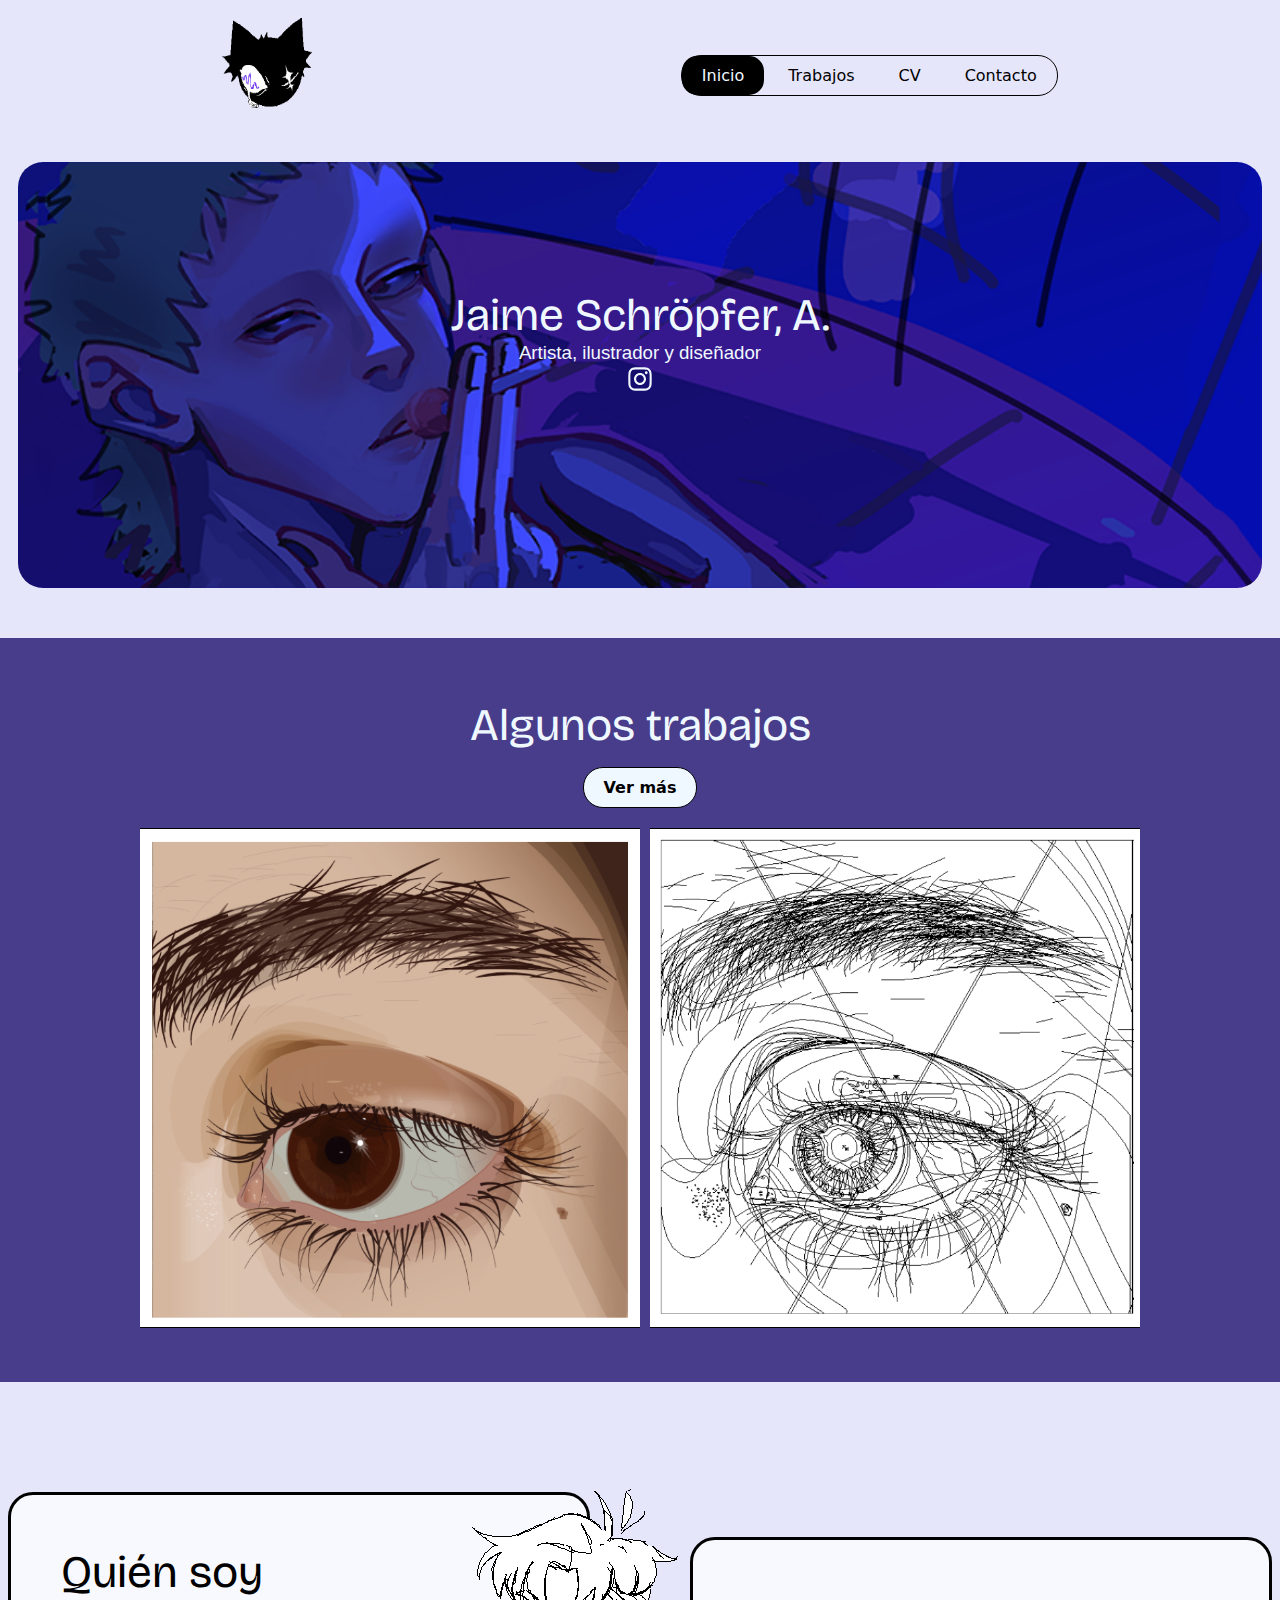
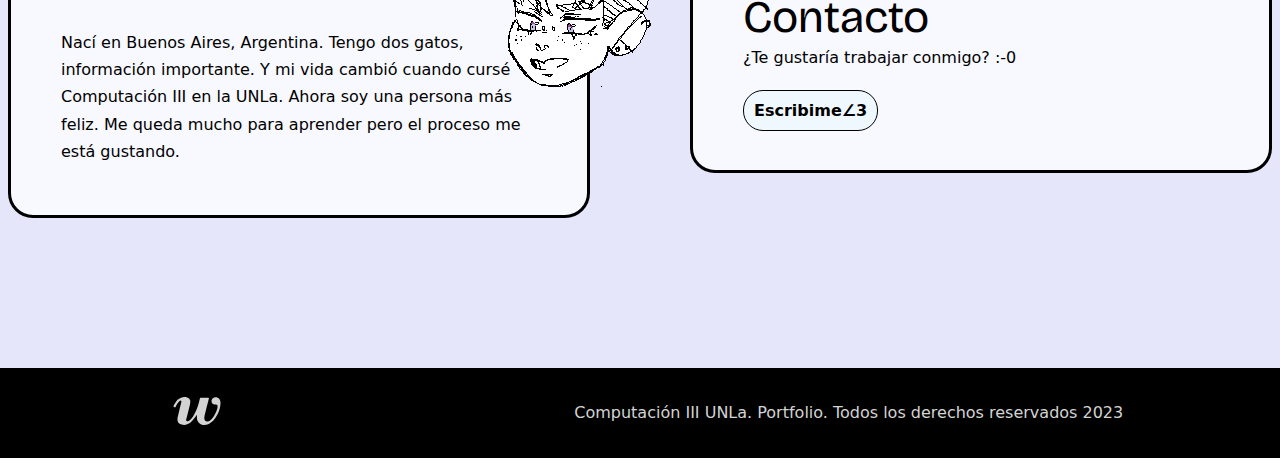
<file: index.html>
<!doctype html>
<html>
<head>
<meta charset="utf-8">
<meta name="viewport" content="width=device-width, initial-scale=1.0">
<title>index</title>
<link rel="icon" type="image/x-icon" href="img/troste.png">
<link href="estilos.css" rel="stylesheet" type="text/css">
<link rel="preconnect" href="https://fonts.googleapis.com">
<link rel="preconnect" href="https://fonts.gstatic.com" crossorigin>
<link href="https://fonts.googleapis.com/css2?family=Bricolage+Grotesque:opsz,wght@12..96,400;12..96,600&display=swap" rel="stylesheet">
</head>

<body>
	<header>
		<section>
			<a href="index.html"><img class="logo" src="img/troste.png" width="90" height="90" alt="logo"/></a>
		</section>
		<section class="gap">
			<nav>
				<a id="botonera2">Inicio</a>
				<a href="trabajos.html" class="botonera">Trabajos</a>
				<a href="cv.html" class="botonera">CV</a>
				<a href="contacto.html" class="botonera">Contacto</a>
			</nav>
		</section>
	</header>
	<main>
		<section class="bienvenida" id="bienvenida">
			<h1>Jaime Schr&ouml;pfer, A.</h1>
			<h3>Artista, ilustrador y dise&ntilde;ador</h3>
			<a href="https://www.instagram.com/sluwut_/" target="_blank">
				<img src="img/instagram.svg" height="30" width="30" alt="instagram"/>
			</a>
		</section>
		<section class="carro">
			<div id="carro">
				<h1>Algunos trabajos</h1>
			</div>
			<article class="boton">
				<a href="trabajos.html" class="botonera">Ver más</a>
			</article>
			<ul class="carrosel">
				<li><img src="img/ojete.png" width="745" height="741" alt=""/></li>
				<li><img src="img/ojete2.png" width="746" height="742" alt=""/></li>
				<li><img src="img/cafe-cosmico2.jpg" width="2288" height="1634" alt=""/></li>
				<li><img src="img/lata-ilustracion1.png" width="992" height="715" alt=""/></li>
				<li><img src="img/lata-sistema.png" width="735" height="754" alt=""/></li>
				<li><img src="img/l1.png" width="2538" height="1549" alt=""/></li>
				<li><img src="img/personaje1.png" width="1978" height="2000" alt=""/></li>
				<li><img src="img/personaje2.png" width="2368" height="2000" alt=""/></li>
			</ul>
		</section>
		<section class="info">
			<div class="soy">
				<img src="img/itsa-me.png" width="206" height="198" alt="icon"/>
				<h1>Quién soy</h1>
				<p class="gap">Nací en Buenos Aires, Argentina. Tengo dos gatos, información importante. Y mi vida cambió cuando cursé Computación III en la UNLa. Ahora soy una persona más feliz. Me queda mucho para aprender pero el proceso me está gustando.</p>
			</div>
			<aside class="formulario">
				<h1>Contacto</h1>
				<p>¿Te gustaría trabajar conmigo? :-0</p>
				<div class="gap">
					<a href="contacto.html" class="botonera">Escribime&ang;3</a>
				</div>
			</aside>
		</section>
	</main>
	<footer id="footer">
		<a href="https://www.instagram.com/wis.unla/" target="_blank">
			<img src="img/logo_catedra.svg" width="80" height="80" alt="catedra"/>
		</a>
	  <p>Computación III UNLa. Portfolio. Todos los derechos reservados 2023</p>
	</footer>
</body>
</html>
</file>
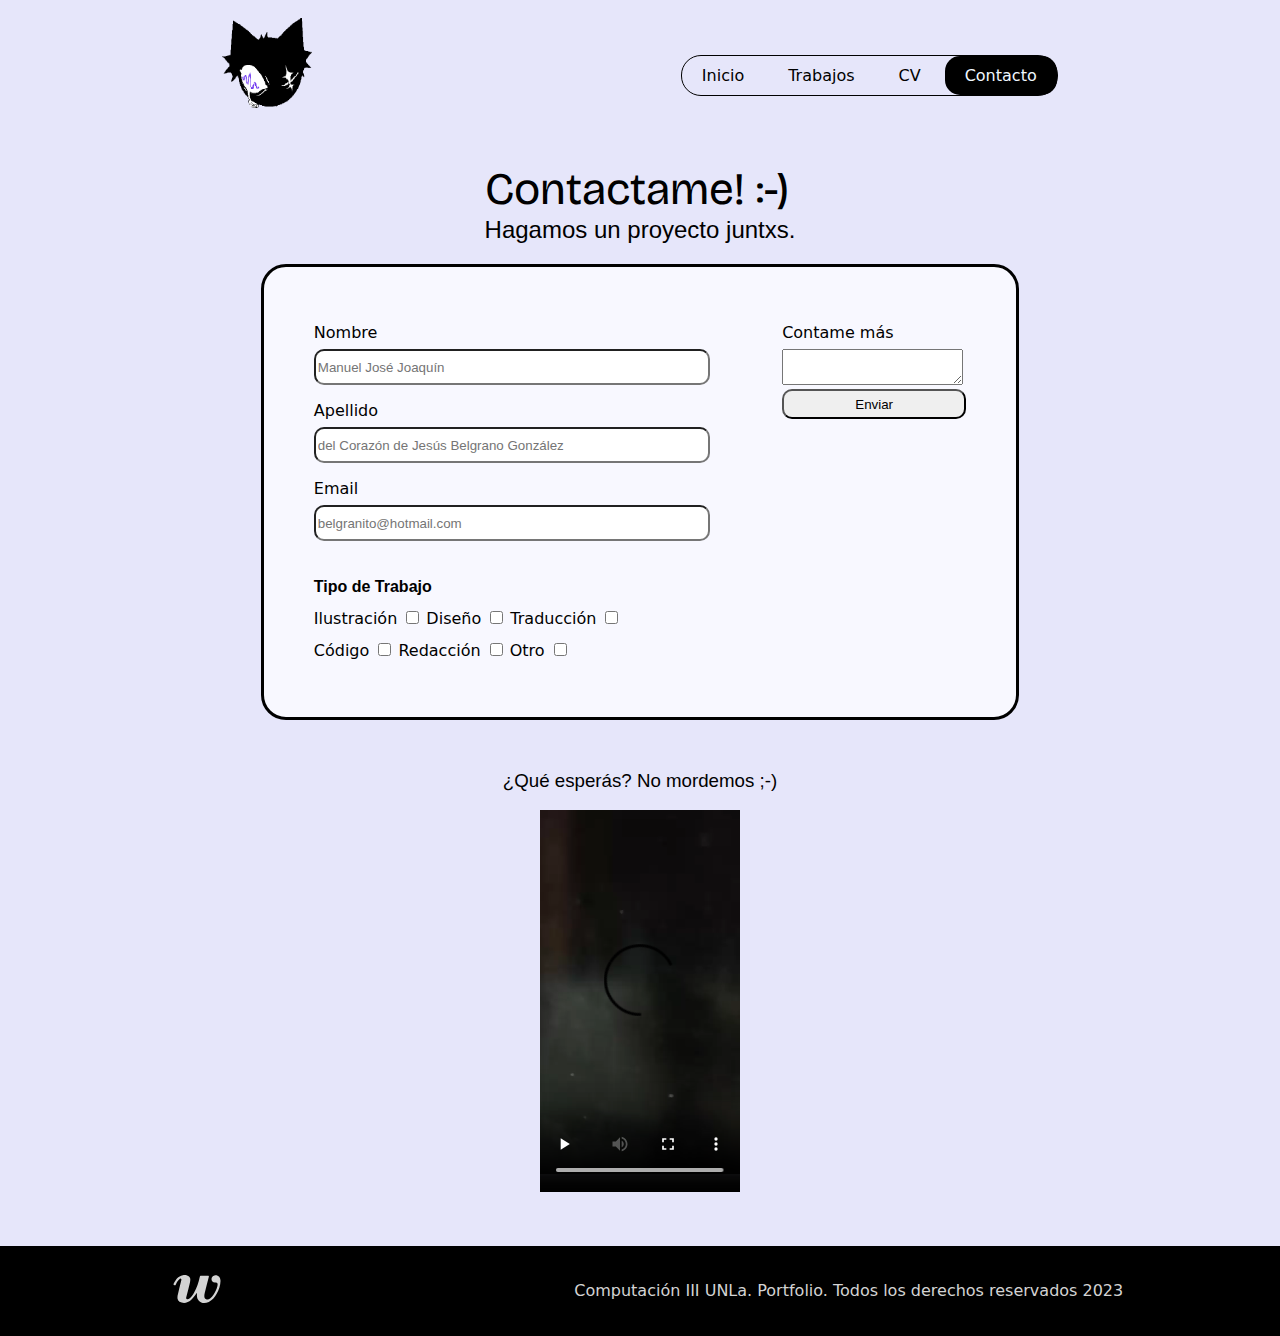
<file: contacto.html>
<!doctype html>
<html>
<head>
<meta charset="utf-8">
<meta name="viewport" content="width=device-width, initial-scale=1.0">
<title>contacto</title>
<link href="estilos.css" rel="stylesheet" type="text/css">
<link rel="icon" type="image/x-icon" href="img/troste.png">
<link rel="preconnect" href="https://fonts.googleapis.com">
<link rel="preconnect" href="https://fonts.gstatic.com" crossorigin>
<link href="https://fonts.googleapis.com/css2?family=Bricolage+Grotesque:opsz,wght@12..96,400;12..96,600&display=swap" rel="stylesheet">
</head>

<body>
	<header>
		<section>
			<a href="index.html"><img class="logo" src="img/troste.png" width="90" height="90" alt="logo"/></a>
		</section>
		<section class="gap">
			<nav>
				<a href="index.html" class="botonera">Inicio</a>
				<a href="trabajos.html" class="botonera">Trabajos</a>
				<a href="cv.html" class="botonera">CV</a>
				<a id="botonera2">Contacto</a>
			</nav>
		</section>
	</header>
	<main class="contacto1">
		<section>
			<h1>Contactame! :-&#41;</h1>
			<h2>Hagamos un proyecto juntxs.</h2>
		</section>
		<section>
			<form method="post" action="mailto:ariadnajaimetareas@gmail.com?subject=Formulario de Portfolio" target="_blank" enctype="text/plain">
			<div>
				<label for="Nombre">Nombre</label>
				<input type="text" name="Nombre" id="Nombre" maxlength="30" placeholder="Manuel José Joaquín" required>
					
				<label for="Apellido">Apellido</label>
				<input type="text" name="Apellido" id="Apellido" maxlength="50" placeholder="del Corazón de Jesús Belgrano González">
					
				<label for="email">Email</label>
				<input type="email" name="email" id="email" placeholder="belgranito@hotmail.com" required>
					
				<h4>Tipo de Trabajo</h4>
				<div>
					<label for="Trabajos"> Ilustraci&oacute;n <input type="checkbox" name="Trabajos" value="ilustración" id="Ilustración"></label>
					<label for="Trabajos">Dise&ntilde;o <input type="checkbox" name="Trabajos" value="diseno"></label>
					<label for="Trabajos">Traducci&oacute;n <input type="checkbox" name="Trabajos" value="traducción"></label>
					<label for="Trabajos">C&oacute;digo <input type="checkbox" name="Trabajos" value="código"></label>
					<label for="Trabajos">Redacci&oacute;n <input type="checkbox" name="Trabajos" value="redacción"></label>
					<label for="Trabajos">Otro <input type="checkbox" name="Trabajos" value="otro"></label>
				</div>
			</div>	
			<aside>
				<label for="Mensaje">Contame más</label>
				<textarea name="Mensaje" id="Mensaje" maxlenght="600"></textarea>
				<input type="submit" value="Enviar" formenctype="text/plain">
			</aside>
			</form>
		</section>
		<section id="miel">
			<h3>¿Qué esperás? No mordemos ;-&#41;</h3>
			<video width="200" height="400" controls>
				<source src="img/miel.mp4" type="video/mp4">
			</video>
		</section>
	</main>
	<footer id="footer">
		<a href="https://www.instagram.com/wis.unla/" target="_blank">
			<img src="img/logo_catedra.svg" width="80" height="80" alt="catedra"/>
		</a>
		<p>Computación III UNLa. Portfolio. Todos los derechos reservados 2023</p>
	</footer>
	
</body>
</html>
</file>
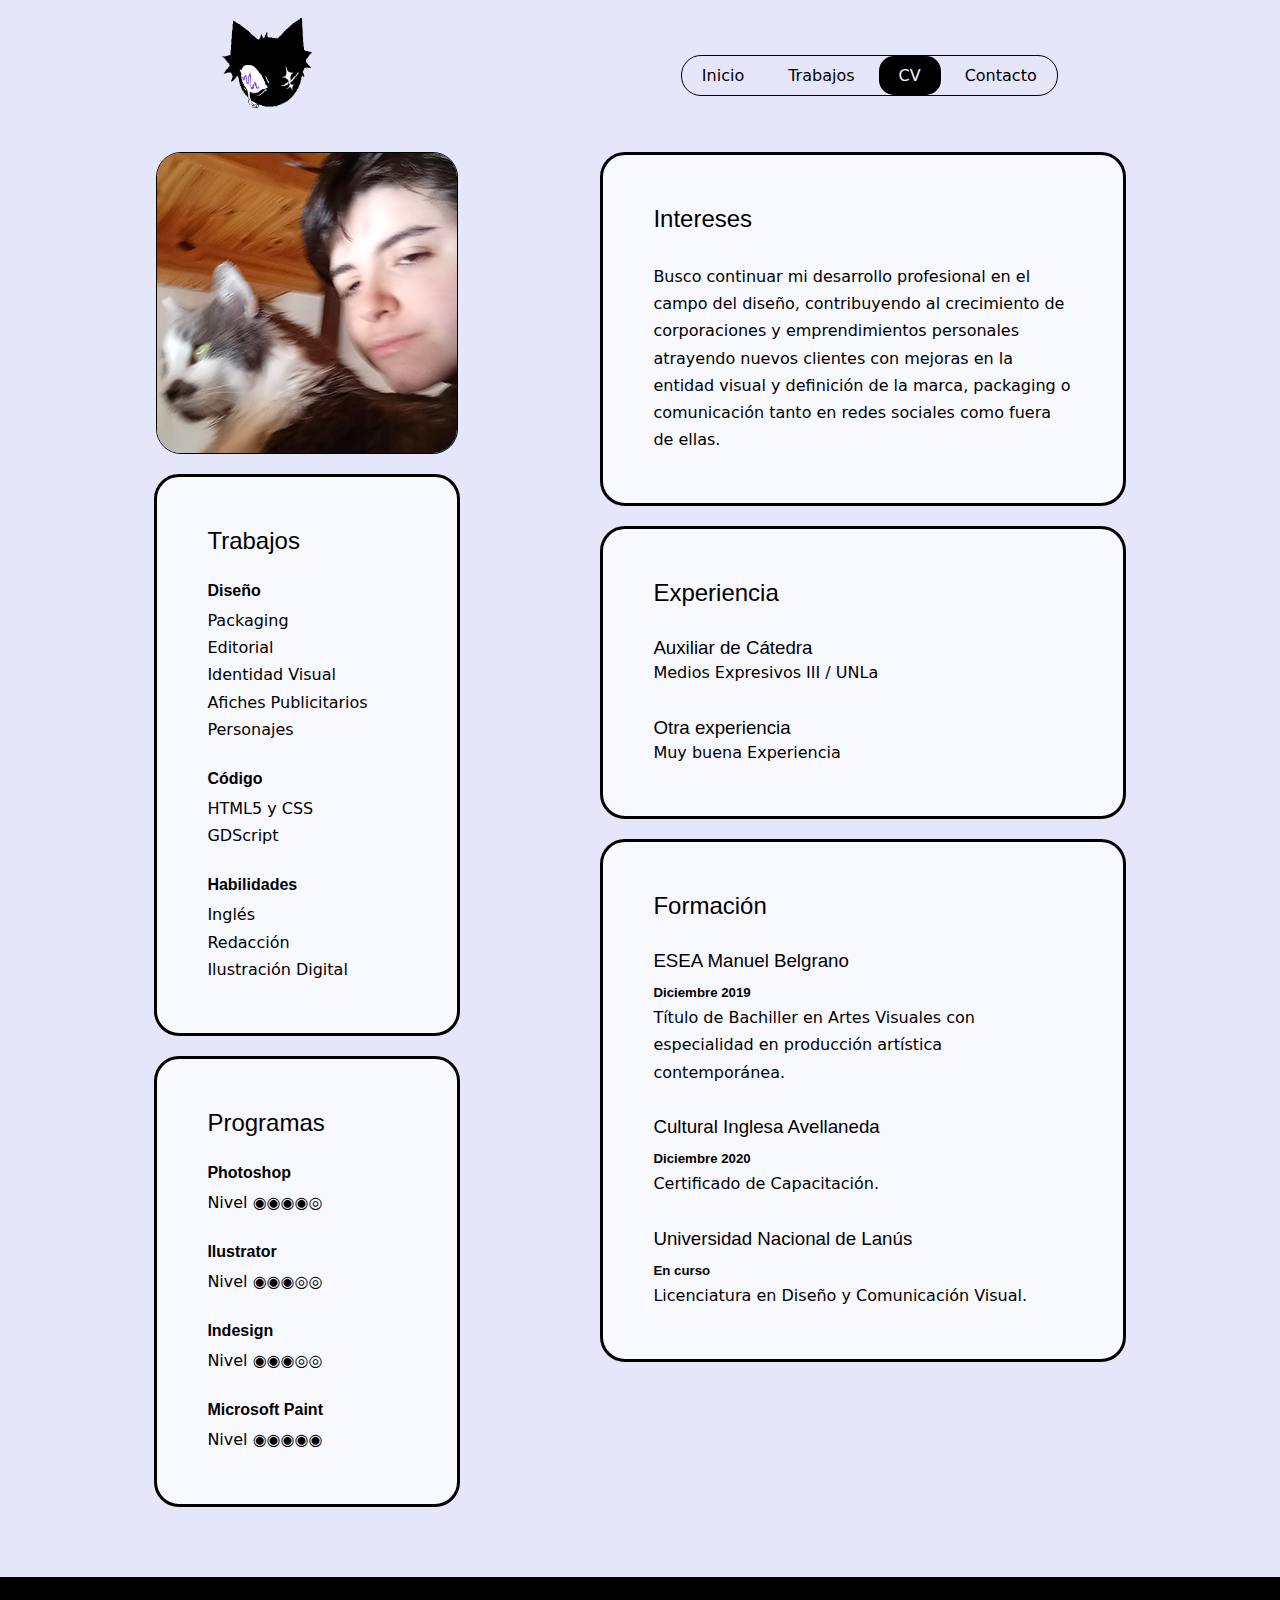
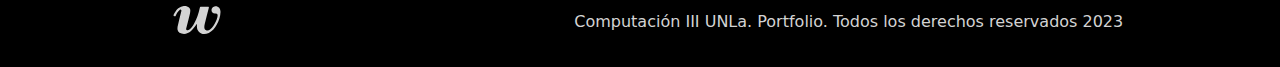
<file: cv.html>
<!doctype html>
<html>
<head>
<meta charset="utf-8">
<meta name="viewport" content="width=device-width, initial-scale=1.0">
<title>cv</title>
<link href="estilos.css" rel="stylesheet" type="text/css">
<link rel="icon" type="image/x-icon" href="img/troste.png">
</head>

<body>
	<header>
		<section>
			<a href="index.html"><img class="logo" src="img/troste.png" width="90" height="90" alt="logo"/></a>
		</section>
		<section class="gap">
			<nav>
				<a href="index.html" class="botonera">Inicio</a>
				<a href="trabajos.html" class="botonera">Trabajos</a>
				<a id="botonera2">CV</a>
				<a href="contacto.html" class="botonera">Contacto</a>
			</nav>
		</section>
	</header>
	<main class="cvstructure">
		<section>
			<img src="img/yo-ahre.png" width="300" height="300" alt=""/>
			<div class="cvtrabajos">
				<h2>Trabajos</h2>
				<section>
					<h4>Dise&ntilde;o</h4>
					<ul>
						<li><p>Packaging</p></li>
						<li><p>Editorial</p></li>
						<li><p>Identidad Visual</p></li>
						<li><p>Afiches Publicitarios</p></li>
						<li><p>Personajes</p></li>
					</ul>
					<h4>Código</h4>
					<ul>
						<li><p>HTML5 y CSS</p></li>
						<li><p>GDScript</p></li>
					</ul>
					<h4>Habilidades</h4>
					<ul>
						<li><p>Inglés</p></li>
						<li><p>Redacción</p></li>
						<li><p>Ilustración Digital</p></li>
					</ul>
				</section>
			</div>
			<div class="cvtrabajos">
				<h2>Programas</h2>
					<ul>
						<li>
							<h4>Photoshop</h4>
							<p>Nivel ◉◉◉◉◎</p>
						</li>
						<li>
							<h4>Ilustrator</h4>
							<p>Nivel ◉◉◉◎◎</p>
						</li>
						<li>
							<h4>Indesign</h4>
							<p>Nivel ◉◉◉◎◎</p>
						</li>
						<li>
							<h4>Microsoft Paint</h4>
							<p>Nivel ◉◉◉◉◉</p>
						</li>
					</ul>
			</div>
		</section>
		<section>
			<div class="cvexp">
				<h2>Intereses</h2>
				<p class="gap">Busco continuar mi desarrollo profesional en el campo del diseño, contribuyendo al crecimiento de corporaciones y emprendimientos personales atrayendo nuevos clientes con mejoras en la entidad visual y definición de la marca, packaging o comunicación tanto en redes sociales como fuera de ellas.</p>
			</div>
			<div class="cvexp">
				<h2>Experiencia</h2>
					<ul>
						<li class="gap">
							<h3>Auxiliar de Cátedra</h3>
							<p>Medios Expresivos III / UNLa</p>
						</li>
						<li class="gap">
							<h3>Otra experiencia</h3>
							<p>Muy buena Experiencia</p>
						</li>
					</ul>
			</div>
			<div class="cvexp">
				<h2>Formación</h2>
					<ul>
						<li class="gap">
							<h3>ESEA Manuel Belgrano</h3>
							<h5>Diciembre 2019</h5>
							<p>Título de Bachiller en Artes Visuales con especialidad en producción artística contemporánea.</p>
						</li>
						<li class="gap">
							<h3>Cultural Inglesa Avellaneda</h3>
							<h5>Diciembre 2020</h5>
							<p>Certificado de Capacitación.</p>
						</li>
						<li class="gap">
							<h3>Universidad Nacional de Lanús</h3>
							<h5>En curso</h5>
							<p>Licenciatura en Diseño y Comunicación Visual.</p>
						</li>
					</ul>
			</div>
		</section>
	</main>
	<footer id="footer">
		<a href="https://www.instagram.com/wis.unla/" target="_blank">
			<img src="img/logo_catedra.svg" width="80" height="80" alt="catedra"/>
		</a>
		<p>Computación III UNLa. Portfolio. Todos los derechos reservados 2023</p>
	</footer>
</body>
</html>
</file>
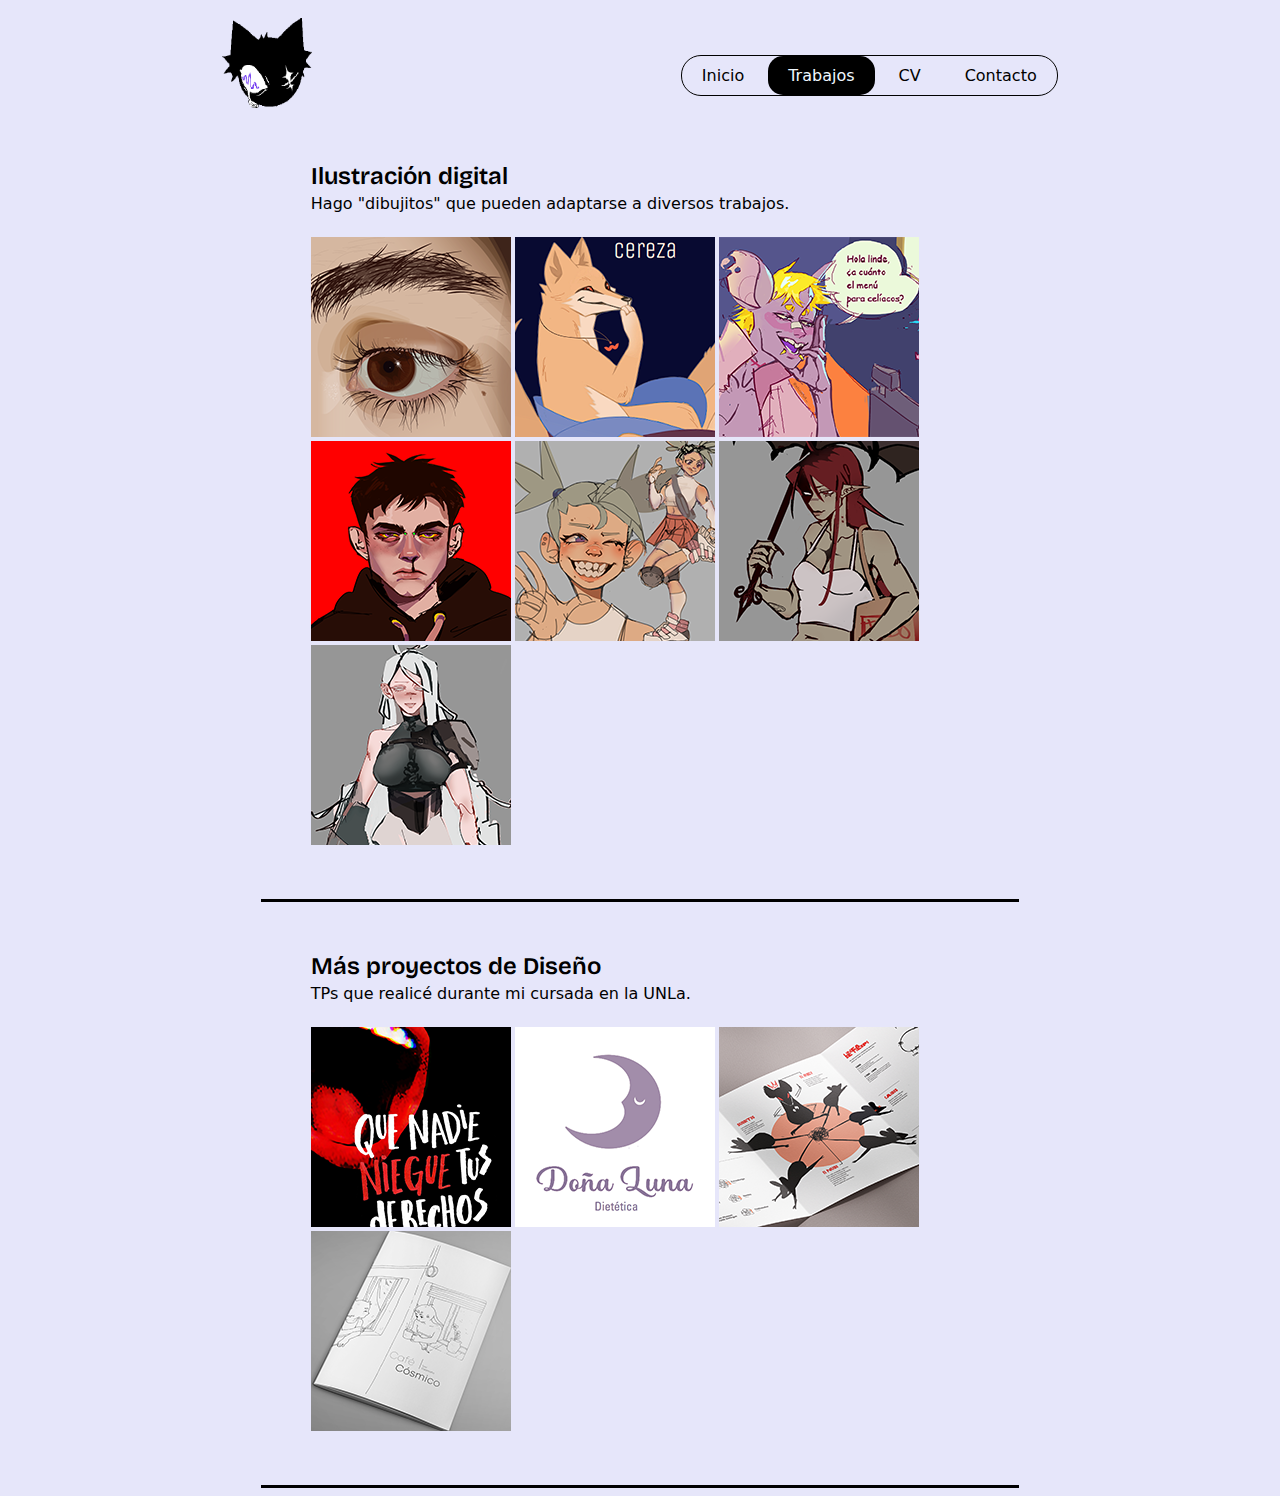
<file: trabajos.html>
<!doctype html>
<html>
<head>
<meta charset="utf-8">
<meta name="viewport" content="width=device-width, initial-scale=1.0">
<title>galeria</title>
<link href="estilos.css" rel="stylesheet" type="text/css">
<link rel="icon" type="image/x-icon" href="img/troste.png">
<link rel="preconnect" href="https://fonts.googleapis.com">
<link rel="preconnect" href="https://fonts.gstatic.com" crossorigin>
<link href="https://fonts.googleapis.com/css2?family=Bricolage+Grotesque:opsz,wght@12..96,400;12..96,600&display=swap" rel="stylesheet">
<script>
	function cambiarDisplay(visibilidadNueva){
		document.getElementById("galeria").style.display = visibilidadNueva
	}
	function mostrarGaleria(){
		cambiarDisplay('flex')
	}
	function ocultarGaleria(){
		cambiarDisplay('none')
	}
	</script>
</head>

<body>
	<header>
		<section>
			<a href="index.html"><img class="logo" src="img/troste.png" width="90" height="90" alt="logo"/></a>
		</section>
		<section class="gap">
			<nav>
				<a href="index.html" class="botonera">Inicio</a>
				<a id="botonera2">Trabajos</a>
				<a href="cv.html" class="botonera">CV</a>
				<a href="contacto.html" class="botonera">Contacto</a>
			</nav>
		</section>
	</header>
	
	<main class="trabajos1">
		<section id="miniaturas">
			<div>
				<h2>Ilustración digital</h2>
				<p>Hago "dibujitos" que pueden adaptarse a diversos trabajos.</p>
				<a href="#ojo-1"><img src="img/thumnails/thumnail-ojete.png" width="200px" height="200px" alt="Ojo Ilustrator" onClick="mostrarGaleria()"></a>
				<a href="#latas-1"><img src="img/thumnails/thumnail-lata.png" width="200px" height="200px" alt="Latas Yokai" onClick="mostrarGaleria()"></a>
				<a href="#mc"><img src="img/thumnails/thumnail-mc.png" width="200px" height="200px" alt="Personaje2" onClick="mostrarGaleria()"></a>
				<a href="#cara"><img src="img/thumnails/thumnail-retrato.png" width="200px" height="200px" alt="Autorretrato" onClick="mostrarGaleria()"></a>
				<a href="#pj-2"><img src="img/thumnails/thumnail-pj2.png" width="200px" height="200px" alt="Personaje2" onClick="mostrarGaleria()"></a>
				<a href="#pj-3"><img src="img/thumnails/thumnail-pj3.png" width="200px" height="200px" alt="Personaje3" onClick="mostrarGaleria()"></a>
				<a href="#pj-4"><img src="img/thumnails/thumnail-pj4.png" width="200px" height="200px" alt="Personaje4" onClick="mostrarGaleria()"></a>
			</div>
			<div>
				<h2>Más proyectos de Diseño</h2>
				<p>TPs que realicé durante mi cursada en la UNLa.</p>
				<a href="#decidir"><img src="img/thumnails/thumnail-decidir.png" width="200px" height="200px" alt="Campaña Puedo-Decidir" onClick="mostrarGaleria()"></a>
				<a href="#luna-1"><img src="img/thumnails/thumnail-rediseno.png" width="200px" height="200px" alt="Doña Luna Rediseño" onClick="mostrarGaleria()"></a>
				<a href="#king-1"><img src="img/thumnails/thumnail-king.png" width="200px" height="200px" alt="Infografía Rattenkoning" onClick="mostrarGaleria()"></a>
				<a href="#cafe-1"><img src="img/thumnails/thumnail-cafe.png" width="200px" height="200px" alt="Libro sobre Café Cósmico" onClick="mostrarGaleria()"></a>
			</div>
		</section>
		<section id="galeria">
			<ul id="galeria-oculta">
				<li class="fraccion-galeria" id="ojo-1">
					<a href="#" class="primer-ultima-flecha"><img src="img/back.svg" width="50px" height="50px" alt="Anterior"></a>
					<img class="close" src="img/close.svg" alt="Cerrar" width="50px" height="50px" onClick="ocultarGaleria()">
					<a href="#ojo-2"><img src="img/next.svg" width="50px" height="50px" alt="Siguiente"></a>
				</li>
				<li class="fraccion-galeria" id="ojo-2">
					<a href="#ojo-1"><img src="img/back.svg" width="50px" height="50px" alt="Anterior"></a>
					<img class="close" src="img/close.svg" alt="Cerrar" width="50px" height="50px" onClick="ocultarGaleria()">
					<a href="#ojo-3"><img src="img/next.svg" width="50px" height="50px" alt="Siguiente"></a>
				</li>
				<li class="fraccion-galeria" id="ojo-3">
					<a href="#ojo-2"><img src="img/back.svg" width="50px" height="50px" alt="Anterior"></a>
					<img class="close" src="img/close.svg" alt="Cerrar" width="50px" height="50px" onClick="ocultarGaleria()">
					<a href="#" class="primer-ultima-flecha"><img src="img/next.svg" width="50px" height="50px" alt="Siguiente"></a>
				</li>

				<li class="fraccion-galeria" id="latas-1">
					<a href="#" class="primer-ultima-flecha"><img src="img/back.svg" width="50px" height="50px" alt="Anterior"></a>
					<img class="close" src="img/close.svg" alt="Cerrar" width="50px" height="50px" onClick="ocultarGaleria()">
					<a href="#latas-2"><img src="img/next.svg" width="50px" height="50px" alt="Siguiente"></a>
				</li>
				<li class="fraccion-galeria" id="latas-2">
					<a href="#latas-1"><img src="img/back.svg" width="50px" height="50px" alt="Anterior"></a>
					<img class="close" src="img/close.svg" alt="Cerrar" width="50px" height="50px" onClick="ocultarGaleria()">
					<a href="#latas-3"><img src="img/next.svg" width="50px" height="50px" alt="Siguiente"></a>
				</li>
				<li class="fraccion-galeria" id="latas-3">
					<a href="#latas-2"><img src="img/back.svg" width="50px" height="50px" alt="Anterior"></a>
					<img class="close" src="img/close.svg" alt="Cerrar" width="50px" height="50px" onClick="ocultarGaleria()">
					<a href="#" class="primer-ultima-flecha"><img src="img/next.svg" width="50px" height="50px" alt="Siguiente"></a>
				</li>

				<li class="fraccion-galeria" id="cara">
					<a href="#" class="primer-ultima-flecha"><img src="img/back.svg" width="50px" height="50px" alt="Anterior"></a>
					<img class="close" src="img/close.svg" alt="Cerrar" width="50px" height="50px" onClick="ocultarGaleria()">
					<a href="#" class="primer-ultima-flecha"><img src="img/next.svg" width="50px" height="50px" alt="Siguiente"></a>
				</li>

				<li class="fraccion-galeria" id="mc">
					<a href="#" class="primer-ultima-flecha"><img src="img/back.svg" width="50px" height="50px" alt="Anterior"></a>
					<img class="close" src="img/close.svg" alt="Cerrar" width="50px" height="50px" onClick="ocultarGaleria()">
					<a href="#" class="primer-ultima-flecha"><img src="img/next.svg" width="50px" height="50px" alt="Siguiente"></a>
				</li>

				<li class="fraccion-galeria" id="pj-2">
					<a href="#" class="primer-ultima-flecha"><img src="img/back.svg" width="50px" height="50px" alt="Anterior"></a>
					<img class="close" src="img/close.svg" alt="Cerrar" width="50px" height="50px" onClick="ocultarGaleria()">
					<a href="#pj-3"><img src="img/next.svg" width="50px" height="50px" alt="Siguiente"></a>
				</li>
				<li class="fraccion-galeria" id="pj-3">
					<a href="#pj-2"><img src="img/back.svg" width="50px" height="50px" alt="Anterior"></a>
					<img class="close" src="img/close.svg" alt="Cerrar" width="50px" height="50px" onClick="ocultarGaleria()">
					<a href="#pj-4"><img src="img/next.svg" width="50px" height="50px" alt="Siguiente"></a>
				</li>
				<li class="fraccion-galeria" id="pj-4">
					<a href="#pj-3"><img src="img/back.svg" width="50px" height="50px" alt="Anterior"></a>
					<img class="close" src="img/close.svg" alt="Cerrar" width="50px" height="50px" onClick="ocultarGaleria()">
					<a href="#" class="primer-ultima-flecha"><img src="img/next.svg" width="50px" height="50px" alt="Siguiente"></a>
				</li>
				<li class="fraccion-galeria" id="decidir">
					<a href="#" class="primer-ultima-flecha"><img src="img/back.svg" width="50px" height="50px" alt="Anterior"></a>
					<img class="close" src="img/close.svg" alt="Cerrar" width="50px" height="50px" onClick="ocultarGaleria()">
					<a href="#" class="primer-ultima-flecha"><img src="img/next.svg" width="50px" height="50px" alt="Siguiente"></a>
				</li>

				<li class="fraccion-galeria" id="luna-1">
					<a href="#" class="primer-ultima-flecha"><img src="img/back.svg" width="50px" height="50px" alt="Anterior"></a>
					<img class="close" src="img/close.svg" alt="Cerrar" width="50px" height="50px" onClick="ocultarGaleria()">
					<a href="#luna-2"><img src="img/next.svg" width="50px" height="50px" alt="Siguiente"></a>
				</li>
				<li class="fraccion-galeria" id="luna-2">
					<a href="#luna-1"><img src="img/back.svg" width="50px" height="50px" alt="Anterior"></a>
					<img class="close" src="img/close.svg" alt="Cerrar" width="50px" height="50px" onClick="ocultarGaleria()">
					<a href="#" class="primer-ultima-flecha"><img src="img/next.svg" width="50px" height="50px" alt="Siguiente"></a>
				</li>

				<li class="fraccion-galeria" id="cafe-1">
					<a href="#" class="primer-ultima-flecha"><img src="img/back.svg" width="50px" height="50px" alt="Anterior"></a>
					<img class="close" src="img/close.svg" alt="Cerrar" width="50px" height="50px" onClick="ocultarGaleria()">
					<a href="#cafe-2"><img src="img/next.svg" width="50px" height="50px" alt="Siguiente"></a>
					</li>
				<li class="fraccion-galeria" id="cafe-2">
					<a href="#cafe-1"><img src="img/back.svg" width="50px" height="50px" alt="Anterior"></a>
					<img class="close" src="img/close.svg" alt="Cerrar" width="50px" height="50px" onClick="ocultarGaleria()">
					<a href="#cafe-3"><img src="img/next.svg" width="50px" height="50px" alt="Siguiente"></a>
				</li>
				<li class="fraccion-galeria" id="cafe-3">
					<a href="#cafe-2"><img src="img/back.svg" width="50px" height="50px" alt="Anterior"></a>
					<img class="close" src="img/close.svg" alt="Cerrar" width="50px" height="50px" onClick="ocultarGaleria()">
					<a href="#cafe-4"><img src="img/next.svg" width="50px" height="50px" alt="Siguiente"></a>
				</li>
				<li class="fraccion-galeria" id="cafe-4">
					<a href="#cafe-3"><img src="img/back.svg" width="50px" height="50px" alt="Anterior"></a>
					<img class="close" src="img/close.svg" alt="Cerrar" width="50px" height="50px" onClick="ocultarGaleria()">
					<a href="#cafe-5"><img src="img/next.svg" width="50px" height="50px" alt="Siguiente"></a>
				</li>
				<li class="fraccion-galeria" id="cafe-5">
					<a href="#cafe-4"><img src="img/back.svg" width="50px" height="50px" alt="Anterior"></a>
					<img class="close" src="img/close.svg" alt="Cerrar" width="50px" height="50px" onClick="ocultarGaleria()">
					<a href="#" class="primer-ultima-flecha"><img src="img/next.svg" width="50px" height="50px" alt="Siguiente"></a>
				</li>

				<li class="fraccion-galeria" id="king-1">
					<a href="#" class="primer-ultima-flecha"><img src="img/back.svg" width="50px" height="50px" alt="Anterior"></a>
					<img class="close" src="img/close.svg" alt="Cerrar" width="50px" height="50px" onClick="ocultarGaleria()">
					<a href="#king-2"><img src="img/next.svg" width="50px" height="50px" alt="Siguiente"></a>
				</li>
				<li class="fraccion-galeria" id="king-2">
					<a href="#king-1"><img src="img/back.svg" width="50px" height="50px" alt="Anterior"></a>
					<img class="close" src="img/close.svg" alt="Cerrar" width="50px" height="50px" onClick="ocultarGaleria()">
					<a href="#king-3"><img src="img/next.svg" width="50px" height="50px" alt="Siguiente"></a>
				</li>
				<li class="fraccion-galeria" id="king-3">
					<a href="#king-2"><img src="img/back.svg" width="50px" height="50px" alt="Anterior"></a>
					<img class="close" src="img/close.svg" alt="Cerrar" width="50px" height="50px" onClick="ocultarGaleria()">
					<a href="#" class="primer-ultima-flecha"><img src="img/next.svg" width="50px" height="50px" alt="Siguiente"></a>
				</li>
			</ul>
		</section>
	</main>
</body>
</html>
</file>
<file: estilos.css>
@charset "utf-8";
/* CSS Document */

ul{
	list-style: none;
	padding:0px;
	margin:0px;
}

h1{
	margin:0px;
	font-family: 'Bricolage Grotesque', sans-serif;
	font-weight: 400;
	font-size: 45px;
}
body{
	background-color: lavender;
	max-width: 100%;
	overflow-x: hidden;
}

#bienvenida{
	color: aliceblue;
}

h2{
	margin:0px;
	font-family: "Gill Sans", "Gill Sans MT", "Myriad Pro", "DejaVu Sans Condensed", Helvetica, Arial, "sans-serif";
	font-weight: 400;
}

h3{
	margin:0px;
	font-family: "Gill Sans", "Gill Sans MT", "Myriad Pro", "DejaVu Sans Condensed", Helvetica, Arial, "sans-serif";
	font-weight: 400;
}

h4{
	margin:0px;
	font-family: "Gill Sans", "Gill Sans MT", "Myriad Pro", "DejaVu Sans Condensed", Helvetica, Arial, "sans-serif";
	font-size: 16;
	line-height: 2;
	margin-top: 20px;
}

h5{
	margin:0px;
	font-family: "Gill Sans", "Gill Sans MT", "Myriad Pro", "DejaVu Sans Condensed", Helvetica, Arial, "sans-serif";
	font-size: 16;
	line-height: 1.7;
	padding-top: 10px;
}

p{
	margin: 0px;
	font-family: Segoe, "Segoe UI", "DejaVu Sans", "Trebuchet MS", Verdana, "sans-serif";
	font-size: 16;
	line-height: 1.7;
}

header{
	display: flex;
	flex-direction: row;
	flex-wrap: wrap;
	justify-content: space-around;
	align-items: center;
	width: auto;
	margin: 0px 30px;
}

a {
	text-decoration: none;
	font-family: Segoe, "Segoe UI", "DejaVu Sans", "Trebuchet MS", Verdana, "sans-serif";
	color: black;
}

nav{
	border:solid;
	border-width: thin;
	border-radius: 20px;
	padding: 10px 0px;
}

.botonera{
	padding: 10px 20px;
	border-radius: 15px;
	transition: 0.3s;
}

.botonera:hover{
	background-color: black;
	color: aliceblue;
}

#botonera2{
	background-color: black;
	color: aliceblue;
	padding: 10px 20px;
	border-radius: 15px;
}

.logo{
	margin-top: 10px;
}

.logo:hover {
	content:url("img/troste2.png");
} 


/*------html.INDEX-------*/

.bienvenida{
	display: flex;
	flex-direction: column;
	justify-content: center;
	align-items: center;
	margin: 10px;
	margin-top: 50px;
	padding-top: 10%;
	padding-bottom: 15%;
	border-radius: 25px;
	background-image: url("img/prueba.png");
	background-repeat: no-repeat;
	background-size:cover;
	background-color: #040EB0;
}

.carro{
	display: flex;
	flex-direction: column;
	justify-content: center;
	align-items: center;
	margin: 50px -10px;
	padding-top: 60px;
	padding-bottom: 50px;
	background-color:darkslateblue;
	
	
}

#carro{
	color:aliceblue;
	text-align: center;
}

.boton{
	margin-top: 15px;
	margin-bottom: 20px;
	background-color: aliceblue;
	border: solid thin;
	padding: 10px 0px;
	border-radius: 20px;
	font-weight: 600;
	width: auto;
}

.carrosel {
	display: flex;
	flex-direction: row;
	max-width: 1000px;
	gap: 10px;
	overflow: auto;
}

.carrosel img{
	background: black;
	width: 500px;
	height: 500px;
	object-fit: contain;
}

.info{
	display: flex;
	flex-direction: row;
	justify-content: center;
	align-items: center;
	margin-top: 10px;
	padding-top: 60px;
	padding-bottom: 100px;
}

.soy{
	position: relative;
	background-color: ghostwhite;
	border-radius: 25px;
	border: solid;
	padding: 50px;
	height: 170px auto;
	width: 500px;
}

.soy img{
	position: absolute;
	left: 80%;
	bottom: 40%;
}

.formulario{
	padding: 50px;
	margin-left: 100px;
	height: auto;
	width: 500px;
	background-color: ghostwhite;
	border-radius: 25px;
	border: solid;
}

.formulario a{
	background-color: aliceblue;
	border: solid thin;
	padding: 10px 10px;
	border-radius: 20px;
	font-weight: 600;
	width: auto;
	height: auto;
	text-align: center;
	
}


/*------html.CV-------*/

.cvstructure{
	display: flex;
	flex-direction: row;
	justify-content: center;
	align-items: flex-start;
	flex-wrap: nowrap;
	margin: 20px 10%;
	column-gap: 100px;
}

.cvstructure img{
	display: block;
	margin: 0px auto;
	border-radius: 25px;
	border: solid thin;
	margin-top: 20px;
}

.cvtrabajos{
	display: flex;
	flex-wrap: nowrap;
	flex-direction: column;
	justify-content: center;
	align-items: flex-start;
	background-color: ghostwhite;
	border-radius: 25px;
	border: solid;
	padding: 50px;
	height: 170px auto;
	width: 200px;
	margin: 20px;
}

.cvexp{
	display: flex;
	flex-direction: column;
	justify-content: center;
	align-items: flex-start;
	background-color: ghostwhite;
	border-radius: 25px;
	border: solid;
	padding: 50px;
	max-width: 600px;
	margin: 20px;
}

.gap{
	margin-top: 30px;
}


/*------html.TRABAJOS-------*/

.trabajos1{
	margin: 0px 20%;
}

#miniaturas{
	transition: 0.3s ease;
}

#miniaturas img:hover{
	transform: scale(1.1);
	transition: 0.6s ease;
}

#miniaturas p{
	margin-top: 0px;
	margin-bottom: 20px;
}

#miniaturas h2{
	font-family: 'Bricolage Grotesque', sans-serif;
	font-weight: 600;
	margin: 0px;
}

#miniaturas div{
	border-bottom: solid;
	padding: 50px;
}

#galeria {
	display: none;
	width: 100%;
	justify-content: center;
	height: 100vh;
	background-color: black;
	position: absolute;
	top: 0;
	z-index: 10;
	margin-left: -20%;
}

#galeria-oculta {
	display: flex;
	width: 100%;
	max-width: 1450px;
	overflow: hidden;
	z-index: 20;
}

.fraccion-galeria {
	display: flex;
	align-items: center;
	background-repeat: no-repeat;
	background-position: center;
	background-size: contain;
	width: 100%;
	min-width: 1450px;
	height: 100vh;
	justify-content: space-between;
}

.primer-ultima-flecha {
	visibility: hidden;
}

.close {
	position: absolute;
	top: 10px;
	right: 2%;
}

/*------IDS IMÁGENES DE GALERÍA-------*/

#ojo-1{
	background-image: url("img/ojete.png");
}
#ojo-2{
	background-image:url("img/ojete3.png");
}
#ojo-3{
	background-image: url("img/ojete2.png");
}

#latas-1{
	background-image: url("img/lata-ilustracion1.png");
}
#latas-2{
	background-image: url("img/lata-ilustracion2.png");
}
#latas-3{
	background-image: url("img/lata-sistema.png");
}

#cara{
	background-image: url("img/autoretrato.png");
}
#mc{
	background-image: url("img/l1.png");
}
#pj-2{
	background-image: url("img/personaje2.png");
}
#pj-3{
	background-image: url("img/personaje3.png");
}
#pj-4{
	background-image: url("img/personaje4.png");
}

#decidir{
	background-image: url("img/decidir-campana.png");
}

#king-1{
	background-image: url("img/ratten2.png");
}
#king-2{
	background-image: url("img/ratten3.png");
}
#king-3{
	background-image: url("img/ratten1.png");
}

#cafe-1{
	background-image: url("img/cafe-cosmico1.jpg")
}
#cafe-2{
	background-image: url("img/cafe-cosmico2.jpg");
}
#cafe-3{
	background-image: url("img/cafe-cosmico3.jpg");
}
#cafe-4{
	background-image: url("img/cafe-cosmico4.jpg");
}
#cafe-5{
	background-image: url("img/cafe-cosmico6.jpg");
}

#luna-1{
	background-image: url("img/rediseno2.png");
}
#luna-2{
	background-image:url("img/rediseno1.png");
}


/*------html.CONTACTO-------*/

.contacto1{
	display: flex;
	flex-direction: column;
	justify-content: center;
	align-items: center;
	margin: 50px 20%;
}

form{
	display: flex;
	flex-direction: row;
	width: auto;
	margin-top: 20px;
	background-color: ghostwhite;
	border-radius: 25px;
	border: solid;
	padding: 50px;
}
form aside{
	margin-left: 50px;
}

form div{
	margin-right: 30px;
}


label{
	font-family: 'Segoe', 'Segoe UI', 'DejaVu Sans', 'Trebuchet MS', Verdana, 'sans-serif';
	font-size: 16;
	line-height: 2;
}

input{
	width: 100%;
	height: 30px;
	margin-bottom: 10px;
	border-radius: 10px;
}

input[type=checkbox]{
	width: auto;
	height: auto;

}

#miel{
	display: block;
	margin: 0px auto;
	text-align: center;
	margin-top: 50px;
}

/*------Footer-------*/

footer{
	display: flex;
	flex-direction: row;
	flex-wrap: nowrap;
	justify-content: space-around;
	align-items: center;
	width: auto;
	margin-top: 50px;
	height: 10vh;
	background-color: black;
	margin-bottom: -50px;
	margin-right: -20px;
	margin-left: -20px;
}
#footer{
	color: lightgray;
}


@media screen and (max-width: 600px) {
	
	header{
		display: flex;
		flex-direction: row;
		flex-wrap: wrap;
		justify-content: space-around;
		align-items: center;
		width: auto;
		margin: 0px 0px;
		padding: -10px;
	}
	.botonera{
		padding: 10px 10px;
		border-radius: 15px;
		transition: 0.3s;
	}
	
/*------html.INDEX-------*/
	
	.bienvenida{
		margin: -10px;
		margin-top: 50px;
		padding-top: 20%;
		padding-bottom: 20%;
		border-radius: 0px;
	}
	h1{
		font-size: 30px;
	}
	#bienvenida{
		font-size: 12px;
	}
	
	.carrosel {
		max-width: 300px;
		overflow: auto;
	}

	.carrosel img{
		width: 300px;
		height: 300px;
	}
	
	.info{
		display: flex;
		flex-direction: column;
		padding: 0px;
		margin: 0px;
		width: 100%;
		justify-content: center;
	}
	
	.soy{
		display: block;
		margin: 0px auto;
		width: 60%;
		padding: 30px;
	}
	
	.soy p{
		font-size: 12px;
	}
	.soy img{
		position: absolute;
		bottom: 65%;
		left: 65%;
		width: 140px;
		height: 140px;
	}
	.formulario{
		display: block;
		margin: 0px auto;
		padding: 30px;
		height: 20px auto;
		width: 60%;
		margin-top: 50px;
	}
	
/*------html.CV-------*/
	
	.cvstructure{
		display: inline-block;
		margin: 0px auto;
	}
	
	.cvtrabajos{
		width: auto;
		padding: 30px;
	}
	
	.cvexp{
		width: auto;
		padding: 30px;
	}
	
	
	.trabajos1{
		margin: 0px 5%;
	}
	
/*------html.TRABAJOS-------*/
	
	#miniaturas div{
		display:block;
		margin: 0 auto;
	}
	
	#galeria {
		width: 100%;
		height: 100%;
		top: 20%;
		z-index: 10;
		margin: -7%;
	}

	#galeria-oculta {
		display: flex;
		width: 100%;
		max-width: 300px;
		z-index: 20;
	}
	
	.fraccion-galeria {
		display: flex;
		align-items: center;
		background-position: center;
		background-size: contain;
		width: 100%;
		min-width: 300px;
		height: 100vh;
		margin: 0px;
		justify-content: space-between;
	}
	
	.fraccion-galeria img{
		width: 30px;
		height: 30px;
	}
	
/*------html.CONTACTO y footer-------*/
	
	.contacto1{
		margin:30px 0px;
	}
	
	#footer{
		font-size: 12px;
	}
	
	#footer img{
		width: 55px;
		height: 55px;
	}
	
	form{
		display: block;
		margin: 20px;
		border-radius: 25px;
		padding: 30px 20px;
	}
	
	form aside{
		display: flex;
		flex-direction: column;
		justify-content: flex-start;
		margin: 0px;
		margin-top: 20px;
	}
	
	input[type=submit]{
		display: block;
		margin: 0px auto;
		margin-top: 20px;
		width: 120px;
	}
}
</file>
